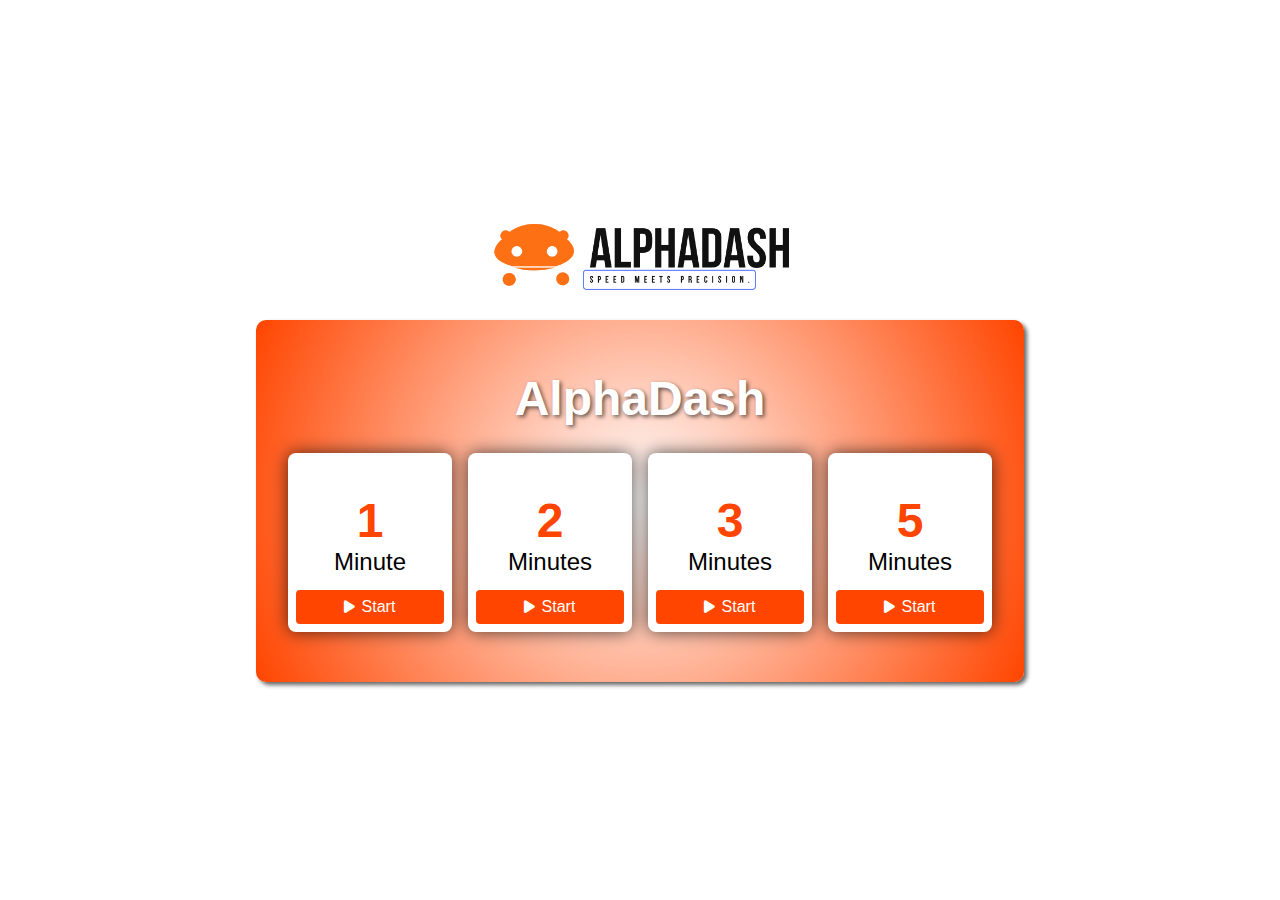
<file: index.html>
<!DOCTYPE html>
<html lang="en">
  <head>
    <meta charset="UTF-8" />
    <meta name="viewport" content="width=device-width, initial-scale=1.0" />
    <title>AlphaDash</title>
    <link rel="icon" type="image/png" href="./favicon_io/favicon-16x16.png">

    <link
      rel="stylesheet"
      href="https://cdnjs.cloudflare.com/ajax/libs/font-awesome/6.7.2/css/all.min.css"
    />
    <link rel="stylesheet" href="style.css" />
  </head>
  <body>
    <img id="mylogo" src="./public/images/myLogo.png" alt="logo" />
    <section class="page1">
      <p class="header-p">AlphaDash</p>
      <main>
        <div class="type1">
          <p><span>1</span>Minute</p>
          <a href="./pages/main.html" onclick="setTimer(1)"
            ><i class="fa-solid fa-play"></i>Start</a
          >
        </div>
        <div class="type1">
          <p><span>2</span>Minutes</p>
          <a href="./pages/main.html" onclick="setTimer(2)"
            ><i class="fa-solid fa-play"></i>Start</a
          >
        </div>
        <div class="type1">
          <p><span>3</span>Minutes</p>
          <a href="./pages/main.html" onclick="setTimer(3)"
            ><i class="fa-solid fa-play"></i>Start</a
          >
        </div>
        <div class="type1">
          <p><span>5</span>Minutes</p>
          <a href="./pages/main.html" onclick="setTimer(5)"
            ><i playbtn class="fa-solid fa-play"></i>Start</a
          >
        </div>
      </main>
    </section>
    <script>
      function setTimer(time) {
        localStorage.setItem("timer", time);
      }
    </script>
  </body>
</html>
</file>
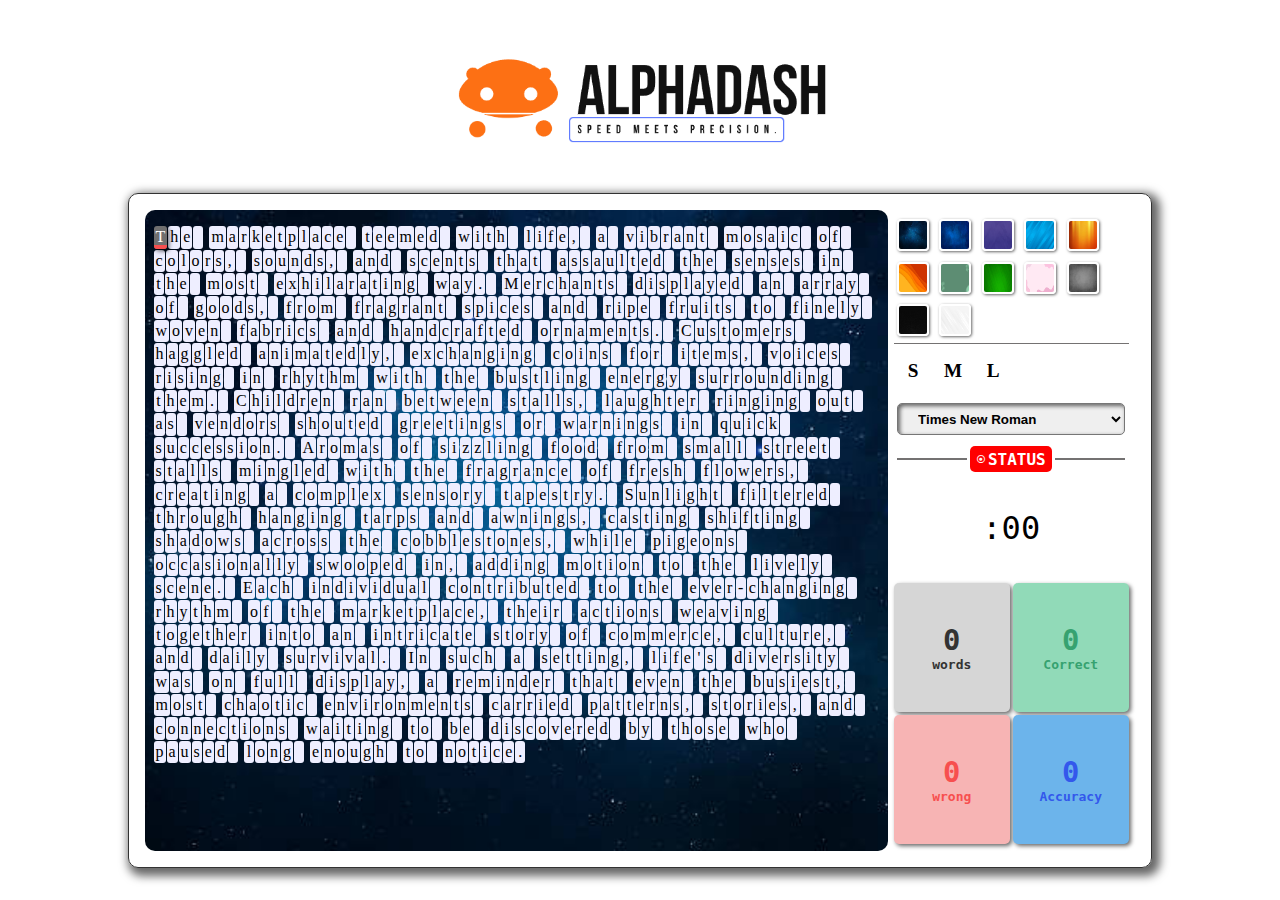
<file: pages/main.html>
<!DOCTYPE html>
<html lang="en">
  <head>
    <meta charset="UTF-8" />
    <meta name="viewport" content="width=device-width, initial-scale=1.0" />
    <link rel="icon" type="image/png" href="../favicon_io/favicon-16x16.png" />
    <link rel="stylesheet" href="main.css" />
    <link
      rel="stylesheet"
      href="https://cdnjs.cloudflare.com/ajax/libs/font-awesome/6.7.2/css/all.min.css"
    />
  </head>
  <body>
    <div class="main-container">
       <img class="mainlogo" src="../images/myLogo.png" alt="mylogo">
      <main class="content">
        <aside class="left" id="wallpaper"></aside>
        <aside class="right">
          <div class="themes">
            <img
              src="../images/theme1.jpg"
              alt="theme1"
              id="t1"
              onclick="changeTheme(0)"
            />
            <img
              src="../images/theme2.jpg"
              alt="theme2"
              id="t2"
              onclick="changeTheme(1)"
            />
            <img
              src="../images/theme3.webp"
              alt="theme3"
              id="t3"
              onclick="changeTheme(2)"
            />
            <img
              src="../images/theme4.avif"
              alt="theme4"
              id="t4"
              onclick="changeTheme(3)"
            />
            <img
              src="../images/theme5.jpg"
              alt="theme5"
              id="t5"
              onclick="changeTheme(4)"
            />
            <img
              src="../images/theme6.jpg"
              alt="theme6"
              id="t6"
              onclick="changeTheme(5)"
            />
            <img
              src="../images/theme7.jpg"
              alt="theme7"
              id="t7"
              onclick="changeTheme(6)"
            />
            <img
              src="../images/theme8.jpg"
              alt="theme8"
              id="t8"
              onclick="changeTheme(7)"
            />
            <img
              src="../images/theme9.avif"
              alt="theme9"
              id="t9"
              onclick="changeTheme(8)"
            />
            <img
              src="../images/theme10.avif"
              alt="theme10"
              id="t10"
              onclick="changeTheme(9)"
            />
            <img
              src="../images/theme11.jpg"
              alt="theme11"
              id="t11"
              onclick="changeTheme(10)"
            />
            <img
              src="../images/theme12.avif"
              alt="theme12"
              id="t12"
              onclick="changeTheme(11)"
            />
          </div>
          <div class="font_size">
            <div id="fsize1">S</div>
            <div id="fsize2">M</div>
            <div id="fsize3">L</div>
            <select id="fontSelector">
              <option value="Times New Roman">Times New Roman</option>
              <option value="Arial">Arial</option>
              <option value="Verdana">Verdana</option>
              <option value="Tahoma">Tahoma</option>
              <option value="Georgia">Georgia</option>
              <option value="Courier New">Courier New</option>
              <option value="Lucida Console">Lucida Console</option>
              <option value="Trebuchet MS">Trebuchet MS</option>
              <option value="Palatino Linotype">Palatino Linotype</option>
              <option value="Comic Sans MS">Comic Sans MS</option>
            </select>
          </div>
          <div class="score">
            <span></span>
            <p><i class="fa-regular fa-circle-dot"></i>STATUS</p>
            <span></span>
          </div>
          <div class="livestatus">
            <div id="timer">
              <span id="minutes">00</span> :
              <span id="seconds">00</span>
            </div>
            <div class="data">
              <div>
                <span class="datavalue" id="wordNumber">0</span>
                <span>words</span>
              </div>
              <div>
                <span class="datavalue" id="correctNumber">0</span>
                <span>Correct</span>
              </div>
              <div>
                <span class="datavalue" id="wrongNumber">0</span>
                <span>wrong</span>
              </div>
              <div>
                <span class="datavalue" id="AccuracyNumber">0</span>
                <span>Accuracy</span>
              </div>
            </div>
          </div>
        </aside>
      </main>
    </div>
    <div id="model">
      <img src="../images/snail.png" alt="badge" id="modelImg" />
      <div class="model-right">
        <h1>Typing Test Complete!</h1>
        <p>You typed the <span id="TypingType"></span> Typing Test.</p>
        <h4>
          Your speed was &asymp;<span id="model-word"></span> WPM with
          <span id="model-accuracy"></span> accuracy!
        </h4>
        <button id="restart">
          Retake<i class="fa-solid fa-rotate-right"></i>
        </button>
        <span id="closeModel"><i class="fa-solid fa-xmark"></i></span>
      </div>
    </div>
    <div id="overlay"></div>
    <script src="../index.js" type="module"></script>
    <script src="main.js" type="module"></script>
  </body>
</html>
</file>
<file: style.css>
* {
  padding: 0;
  margin: 0;
  box-sizing: border-box;
  font-family: sans-serif;
}
body {
  /* background-color: aquamarine; */
  height: 100vh;
  width: 100%;
  display: flex;
  align-items: center;
  flex-direction: column;
  justify-content: center;
}
.page1 {
  /* border: 2px solid #333; */
  width: 60%;
  height: auto;
  display: flex;
  align-items: center;
  justify-content: center;
  padding: 1rem;
  flex-direction: column;
  border-radius: 10px;
  background: #fff;
  background: radial-gradient(
    circle,
    rgba(255, 255, 255, 1) 0%,
    rgba(255, 69, 0, 1) 100%
  );
  margin: 1rem;
  box-shadow: 3px 3px 4px rgba(0, 0, 0, 0.6);
}

.page1 .header-p {
  height: 15%;
  font-size: 3rem;
  text-align: center;
  padding: 1rem;
  color: #fff;
  text-shadow: 2px 2px 4px rgba(0, 0, 0, 0.6);
  font-weight: 600;
  margin-bottom: 2rem;
}

.page1 main {
  height: auto;
  padding: 1rem;
  display: grid;
  grid-template-columns: repeat(auto-fit, minmax(150px, 1fr));
  gap: 1rem;
  width: 100%;
}

main div {
  position: relative;
  padding: 0.5rem;
  height: auto;
  border-radius: 8px;
  background-color: #fff;
  box-shadow: 0px 0px 17px 0px rgba(0, 0, 0, 0.67);
  -webkit-box-shadow: 0px 0px 17px 0px rgba(0, 0, 0, 0.67);
  -moz-box-shadow: 0px 0px 17px 0px rgba(0, 0, 0, 0.67);
  transition: all 0.2s ease-in;
}
main div:hover {
  scale: 1.04;
  box-shadow: 3px 3px 6px rgba(0, 0, 0, 0.8);
}

main div p {
  height: 70%;
  font-size: 1.5rem;
  text-align: center;
  padding: 2rem 0.4rem 3rem 0.4rem;
}
main div p span {
  display: block;
  width: 100%;
  color: #ff4500;
  font-size: 3rem;
  font-weight: 600;
}

main div a {
  display: block;
  text-decoration: none;
  position: absolute;
  bottom: 0.5rem;
  width: 90%;
  padding: 0.5rem 1rem;
  border-radius: 4px;
  text-align: center;
  background-color: orangered;
  color: #fff;
  font-size: 1rem;
  border: none;
  cursor: pointer;
}
main div a:hover {
  background-color: black;
  color: #fff;
  transition: all 0.3s ease-in;
}

.fa-play {
  margin-right: 0.4rem;
  font-size: 0.9rem;
}

@media (max-width: 650px) {
  .page1 {
    width: 90%;
  }
}


#mylogo{
  width: 20rem;
}
</file>
<file: pages/main.css>
* {
  padding: 0;
  margin: 0;
  box-sizing: border-box;
}

body {
  width: 100%;
  height: 100vh;
  position: relative;
}
.main-container {
  /* background-color: aqua; */
  height: inherit;
  display: flex;
  flex-direction: column;
  align-items: center;
  justify-content: space-evenly;
}
.main-container .mainlogo {
  height: 8rem;
  font-family: sans-serif;
  text-shadow: 2px 2px 4px rgba(0, 0, 0, 0.6);
}

.content {
  border: 1px solid #333;
  border-radius: 10px;
  width: 80%;
  height: 75%;
  padding: 1rem;
  display: flex;
  box-shadow: 4px 4px 10px 4px rgba(0, 0, 0, 0.6);
  align-items: center;
  justify-content: space-between;
}
.content aside {
  /* border: 2px solid #333; */
  display: flex;
  height: 100%;
}
.left {
  width: 75%;
  background-position: center;
  background-size: cover;
  padding: 1rem 0.5rem;
  background-repeat: no-repeat;
  border-radius: 10px;
}
.right {
  width: 25%;
  padding: 0.4rem;
  border-radius: 0 10px 10px 0;
  display: flex;
  flex-direction: column;
}
.themes {
  height: fit-content;
  border-bottom: 1px solid #747272;
  width: 100%;
}
.right .themes img {
  width: 2rem;
  height: 2rem;
  border: 2px solid #fff;
  box-shadow: 1px 1px 3px rgba(0, 0, 0, 0.6);
  border-radius: 4px;
  margin: 0.2rem;
  cursor: pointer;
}
.right .themes img:hover {
  transition: all 0.2s ease;
  scale: 1.09;
  box-shadow: 2px 2px 4px rgba(0, 0, 0, 0.6);
}

/* typeArea */
.word {
  display: flex;
  align-items: center;
  justify-content: center;
  margin-right: 5px;
}

.letter,
.space_div {
  display: inline-flex;
  align-items: center;
  background-color: #eef;
  justify-content: center;
  height: 1.4em; /* ensures consistent vertical height */
  min-width: 10px;
  font-size: 1rem;
  padding: 0 2px;
  border-radius: 3px;
  overflow: hidden;
  margin: 0.5px;
}

#fontSelector {
  padding: 0.4rem 0;
  width: 100%;
  color: black;
  font-weight: 600;
  box-shadow: inset 2px 2px 4px rgba(0, 0, 0, 0.6);
  cursor: pointer;
  margin-top: 1rem;
  /* border: none; */
  padding-left: 1rem;
  border-radius: 5px;
}

/* check you alignment as per your need */
#wallpaper {
  display: flex;
  align-items: flex-start;
  flex-wrap: wrap;
  overflow: auto;
  align-content: flex-start;
  justify-content: flex-start;
}

.font_size {
  margin: 0.5rem 0;
  display: flex;
  padding: 0.2rem;
  align-items: center;
  justify-content: start;
  flex-wrap: wrap;
}
.font_size div {
  /* border: 2px solid #333; */
  height: 2rem;
  width: 2rem;
  display: flex;
  align-items: center;
  justify-content: center;
  font-size: 1.2rem;
  font-weight: 600;
  margin-right: 0.5rem;
  border-radius: 4px;
  cursor: pointer;
}

.font_size div:hover {
  background-color: #debdb1;
  color: orangered;
  box-shadow: 2px 2px 4px rgba(0, 0, 0, 0.6);
}
.active {
  background-color: rgb(194, 194, 243);
  color: #eef;
  box-shadow: 2px 2px 4px rgba(0, 0, 0, 0.6);
}

/* score */

.score {
  display: flex;
  align-items: center;
  justify-content: space-evenly;
  font-size: 1rem;
  font-family: monospace;
  font-weight: 600;
  /* letter-spacing: 2px; */
}
.score i {
  display: inline;
  margin-right: 0.2rem;
  font-size: 0.5rem;
}
.score p {
  background-color: red;
  color: #fff;
  padding: 0.2rem 0.4rem;
  border-radius: 5px;
  display: flex;
  align-items: center;
  justify-content: center;
}
.score span {
  width: 100%;
  border: 1px solid #747272;
  margin: 0 0.2rem;
}

/* typing logic Css */
.CorrectLetter {
  background-color: #91dab8;
  color: #36a270;
}
.WrongLetter {
  background-color: #f7b4b4;
  color: #f74f4f;
}

.CurrentActiveLetter {
  background-color: #706f6f;
  color: #fff;
  animation: activeLetter 1.5s infinite alternate;
  position: relative;
}

.CurrentActiveLetter::after {
  content: "";
  position: absolute;
  bottom: 0;
  left: 0;
  width: 100%;
  background-color: #f74f4f;
  height: 0.2rem;
  animation: activeLetterBar 1s infinite;
}
/* data */
.livestatus {
  height: 100%;
  font-family: monospace;
}
.livestatus #timer {
  height: 30%;
  display: flex;
  align-items: center;
  justify-content: center;
  font-size: 2rem;
}
.livestatus .data {
  height: 70%;
  display: grid;
  grid-template-columns: repeat(2, 1fr);
  flex-wrap: wrap;
  gap: 0.2rem;
}

.livestatus .data div:nth-child(1) {
  background-color: #3333;
  color: #333;
}
.livestatus .data div:nth-child(2) {
  background-color: #91dab8;
  color: #36a270;
}
.livestatus .data div:nth-child(3) {
  background-color: #f7b4b4;
  color: #f74f4f;
}
.livestatus .data div:nth-child(4) {
  background-color: #6cb4eb;
  color: #3358ec;
}

.livestatus .data div {
  width: 100%;
  border-radius: 5px;
  display: flex;
  padding: 0.4rem;
  align-items: center;
  justify-content: center;
  flex-direction: column;
  box-shadow: 2px 2px 4px rgba(0, 0, 0, 0.6);
}
.livestatus .data div span {
  display: block;
  font-weight: 600;
}

.livestatus .data .datavalue {
  font-size: 1.8rem;
}
.livestatus .data .datavalue:hover {
  scale: 1.4;
  /* cursor: pointer; */
  transition: all 0.2s ease;
}

/* model */

#model {
  max-width: 60%;
  height: 50%;
  border: 4px solid #333;
  border-radius: 20px;
  visibility: hidden;
  position: absolute;
  left: 50%;
  top: 50%;
  transform: translate(-50%, -50%);
  z-index: 10;
  background-color: #fff;
  box-shadow: 4px 4px 8px rgba(251, 250, 249, 0.6);
  padding: 1rem;
  display: flex;
  font-family: "Lucida Sans", "Lucida Sans Regular", "Lucida Grande",
    "Lucida Sans Unicode", Geneva, Verdana, sans-serif;
  align-items: center;
  justify-content: space-around;
}
#model img {
  display: block;
  height: 100%;
  width: 50%;
  border-radius: 10px;
}
#model .model-right {
  /* border: 2px solid #333; */
  height: 100%;
  padding: 0.5rem;
  position: relative;
  width: 100%;
  display: flex;
  align-items: center;
  justify-content: space-evenly;
  flex-direction: column;
}

#closeModel {
  position: absolute;
  top: 0;
  font-family: monospace;
  right: 0;
  font-size: 1.1rem;
  padding: 0.2rem;
  height: 2rem;
  width: 2rem;
  border-radius: 50%;
  display: flex;
  align-items: center;
  justify-content: center;
  border: 2px solid #333;
  border: none;
}
#closeModel:hover {
  border: 4px solid blue;
  color: #fff;
  cursor: pointer;
  background-color: orangered;
}

#model .model-right button {
  padding: 1rem 2rem;
  border-radius: 10px;
  font-size: 1.4rem;
  letter-spacing: 2px;
  margin: 1rem 0;
  border: none;
  display: flex;
  align-items: center;
  justify-content: space-between;
  background-color: orangered;
  color: #fff;
  cursor: pointer;
  box-shadow: 2px 2px 4px rgba(0, 0, 0, 0.7);
}
#model .model-right button i {
  margin-left: 0.5rem;
  font-size: 2rem;
  animation: rotate 2s linear infinite;
}

#model .model-right h1 {
  font-size: 2.2rem;
  margin: 0.5rem 0;
  text-align: center;
  color: orangered;
  text-shadow: 1px 1px 4px rgba(0, 0, 0, 0.7);
}
#model .model-right p {
  text-align: center;
  font-weight: 400;
  margin: 1rem;
}
#model .model-right h4 {
  text-align: center;
}
#model .model-right p #TypingType {
  font-size: 1.4rem;
  font-weight: 600;
}
#model .model-right h4 #model-word,
#model-accuracy {
  font-size: 1.8rem;
  color: orangered;
}
#overlay {
  height: 100%;
  width: 100%;
  display: none;
  position: absolute;
  left: 0;
  top: 0;
  z-index: 1;
  background-color: #171717;
  opacity: 0.8;
}

.less-time-warning {
  animation: lessTime 1s infinite;
  font-weight: bold;
  color: red;
}

/* Animations */

@keyframes activeLetter {
  0% {
    box-shadow: 0 0 5px #00f7ff;
    transform: scale(1);
  }
  50% {
    box-shadow: 0 0 15px #00f7ff, 0 0 25px #00f7ff;
    transform: scale(1.1);
  }
  100% {
    box-shadow: 0 0 5px #00f7ff;
    transform: scale(1);
  }
}

@keyframes activeLetterBar {
  0%,
  100% {
    opacity: 0;
  }
  50% {
    opacity: 1;
  }
}

@keyframes rotate {
  0% {
    transform: rotate(0deg);
  }
  100% {
    transform: rotate(360deg);
  }
}

@keyframes lessTime {
  0%,
  100% {
    transform: scale(1.2);
  }
  50% {
    transform: scale(0.8);
  }
}

/* media query */

@media (max-width: 650px) {
  .main-container {
    margin-top: 2rem;
    justify-content: start;
  }
  .main-container h2 {
    margin-bottom: 1rem;
  }
  .content {
    flex-direction: column-reverse;
  }
  .right {
    width: 100%;
    margin-bottom: 1rem;
  }
  .left {
    width: 100%;
  }

  #wallpaper {
    height: fit-content;
  }
  .font_size {
    margin: 0.5rem 0;
  }
  .livestatus .data {
    grid-template-columns: repeat(4, 1fr);
    gap: 0.2rem;
  }
  #timer {
    margin: 0.4rem;
  }
  #fontSelector {
    margin-top: 0.2rem;
  }
}

/* model */
@media (max-width: 1005px) {
  #model {
    width: 100%;
    flex-direction: column;
    height: auto;
  }
  #closeModel {
    top: 0.5rem;
    right: 0.5rem;
    position: fixed;
  }
  #model .model-right button {
    padding: 0.5rem 1rem;
  }
}
</file>
